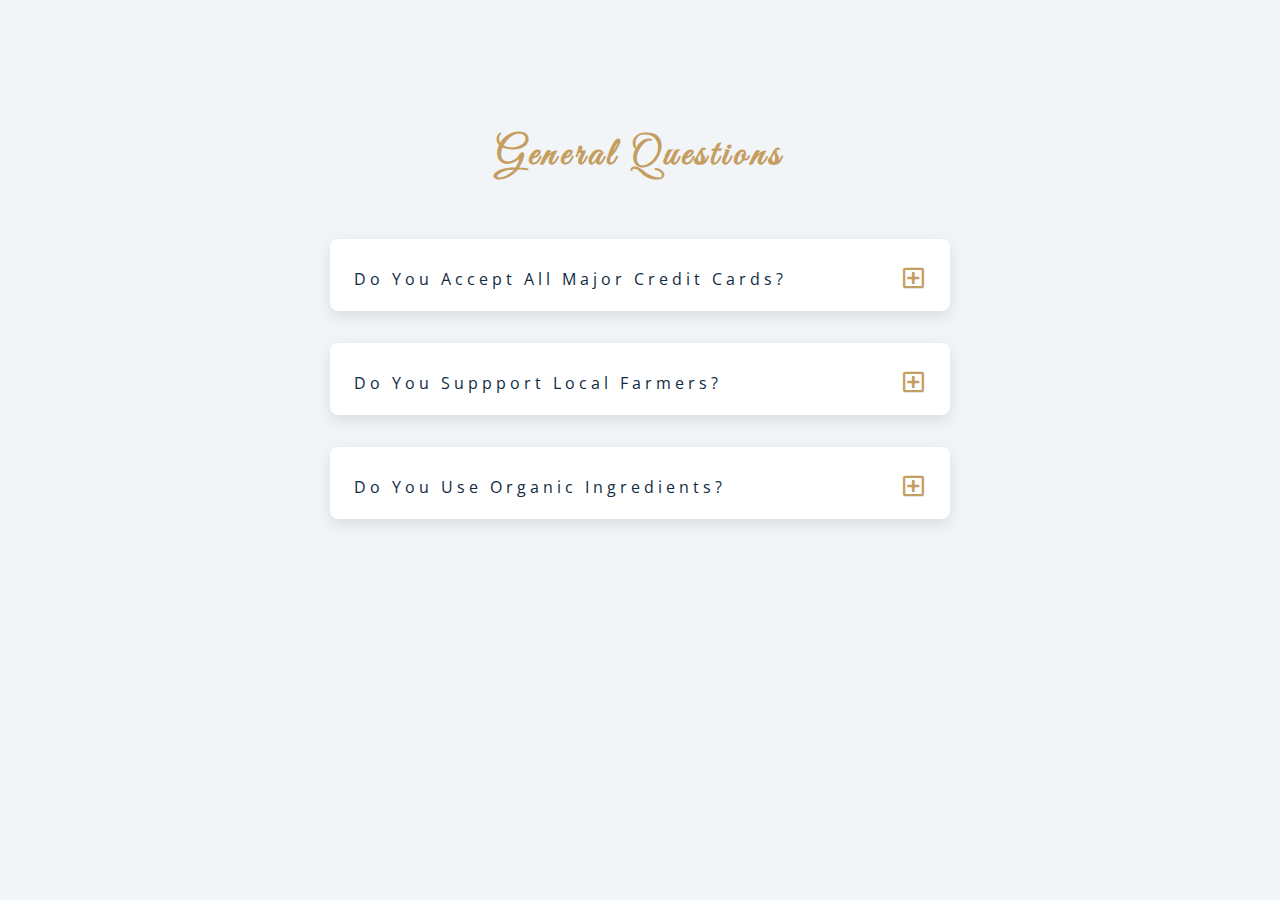
<file: joung/240311/index.html>
<!DOCTYPE html>
<html lang="en">
  <head>
    <meta charset="UTF-8" />
    <meta name="viewport" content="width=device-width, initial-scale=1.0" />
    <title>Q & A</title>
    <!-- font-awesome -->
    <link rel="stylesheet" href="https://cdnjs.cloudflare.com/ajax/libs/font-awesome/5.14.0/css/all.min.css" />
    <!-- extra fonts -->
    <link
      href="https://fonts.googleapis.com/css?family=Great+Vibes&display=swap"
      rel="stylesheet"
    />
    <!-- styles -->
    <link rel="stylesheet" href="./style.css" />
  </head>
  <body>
      <section class="questions">
        <!-- title -->
        <div class="title">
          <h2>general questions</h2>
        </div>
        <!-- questions -->
        <div class="section-center">
          <!-- single question -->
          <article class="question">
            <!-- question title -->
            <div class="question-title">
              <p>do you accept all major credit cards?</p>
              <button type="button" class="question-btn">
                <span class="plus-icon">
                  <i class="far fa-plus-square"></i>
                </span>
                <span class="minus-icon">
                  <i class="far fa-minus-square"></i>
                </span>
              </button>
            </div>
            <!-- question text -->
            <div class="question-text">
              <p>
                Lorem ipsum dolor sit amet, consectetur adipisicing elit. Est
                dolore illo dolores quia nemo doloribus quaerat, magni numquam
                repellat reprehenderit.
              </p>
            </div>
          </article>
          <!-- end of single question -->
          <!-- single question -->
          <article class="question">
            <!-- question title -->
            <div class="question-title">
              <p>do you suppport local farmers?</p>
              <button type="button" class="question-btn">
                <span class="plus-icon">
                  <i class="far fa-plus-square"></i>
                </span>
                <span class="minus-icon">
                  <i class="far fa-minus-square"></i>
                </span>
              </button>
            </div>
            <!-- question text -->
            <div class="question-text">
              <p>
                Lorem ipsum dolor sit amet, consectetur adipisicing elit. Est
                dolore illo dolores quia nemo doloribus quaerat, magni numquam
                repellat reprehenderit.
              </p>
            </div>
          </article>
          <!-- end of single question -->
          <!-- single question -->
          <article class="question">
            <!-- question title -->
            <div class="question-title">
              <p>do you use organic ingredients?</p>
              <!-- button -->
              <button type="button" class="question-btn">
                <span class="plus-icon">
                  <i class="far fa-plus-square"></i>
                </span>
                <span class="minus-icon">
                  <i class="far fa-minus-square"></i>
                </span>
              </button>
            </div>
            <!-- question text -->
            <div class="question-text">
              <p>
                Lorem ipsum dolor sit amet, consectetur adipisicing elit. Est
                dolore illo dolores quia nemo doloribus quaerat, magni numquam
                repellat reprehenderit.
              </p>
            </div>
          </article>
          <!-- end of single question -->
      </section>
    </main>
    <!-- javascript -->
    <script src="./app.js"></script>
  </body>
</html>
</file>
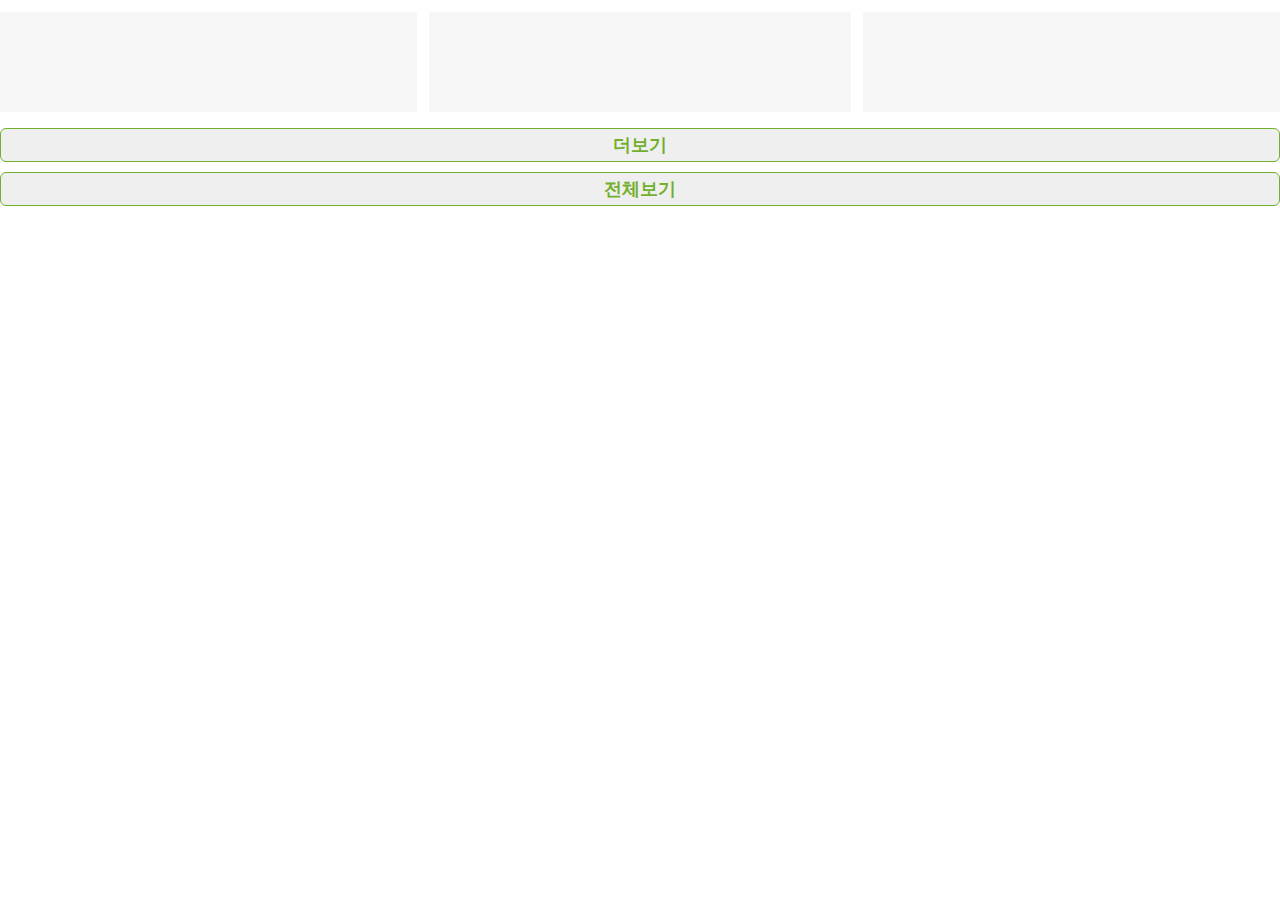
<file: joung/240308/moreView/index.html>
<!DOCTYPE html>
<html lang="en">
<head>
    <meta charset="UTF-8">
    <meta name="viewport" content="width=device-width, initial-scale=1.0">
    <title>더보기</title>
    <script type="text/javascript" src="https://code.jquery.com/jquery-1.10.2.min.js" /></script>
    <link href="https://cdn.jsdelivr.net/npm/bootstrap@5.3.3/dist/css/bootstrap.min.css" rel="stylesheet" integrity="sha384-QWTKZyjpPEjISv5WaRU9OFeRpok6YctnYmDr5pNlyT2bRjXh0JMhjY6hW+ALEwIH" crossorigin="anonymous">
</head>
<style>
    .bx {
        display: none;
    }
    .bx.active {
        display: block;
    }
    .bx:after {
        display: none;
    }
    .btn-wrap {
        display: block;
    }
    ul{list-style: none;}
    ul.menu{display: flex;flex-wrap:wrap;padding-left: 0;}
    ul.menu li { height:100px;list-style:none;  position:relative; float:left; width:calc(100%/3 - 12px); margin:12px 6px 0;background: #f7f7f7;}
    .more {margin-bottom: 10px;font-size: 14px;width:100%; line-height:30px; color:#72af2c;font-size:18px;font-weight:700;text-align:center;border:1px solid #72af2c;border-radius:6px;display:block;}
    </style>
<body>
    <div class="main">
        <ul class="row menu">
            <li class="col-3 bx"></li>
            <li class="col-3 bx"></li>
            <li class="col-3 bx"></li>
            <li class="col-3 bx"></li>
            <li class="col-3 bx"></li>
            <li class="col-3 bx"></li>
            <li class="col-3 bx"></li>
            <li class="col-3 bx"></li>
            <li class="col-3 bx"></li>
            <li class="col-3 bx"></li>
        </ul>
        <button class="more" id="js-btn-wrap">더보기</button>
        <button class="more" id="js-btn-wrap2" onClick="allBtn()">전체보기</button>
    </div>

    <!-- script -->
    <script>
        $(window).on('load', function () {
            load('.main', '3'); //로드될때 3개만 보여주기
            
            $("#js-btn-wrap").on("click", function () {
                load('.main', '2', '#js-btn-wrap');//박스, 추가할 컨텐츠 수, 버튼
            })
        });
        //더보기 버튼
        function load(id, cnt, btn) {
            let girls_list = id + " .bx:not(.active)";
            let girls_length = $(girls_list).length;
            let girls_total_cnt;
            if (cnt < girls_length) {
                girls_total_cnt = cnt;
            } else {
                girls_total_cnt = girls_length;
                $(btn).hide();
            }
            $(girls_list + ":lt(" + girls_total_cnt + ")").addClass("active");
        }

        //전체 버튼
        function allBtn(){
            const btn = document.querySelector("#js-btn-wrap2");
            const bxAll = document.querySelectorAll(".bx")
            btn.addEventListener("click",function(){
                bxAll.forEach(function (btn){
                    btn.classList.add("active");
                })
            })
        }
    </script>
</body>
</html>
</file>
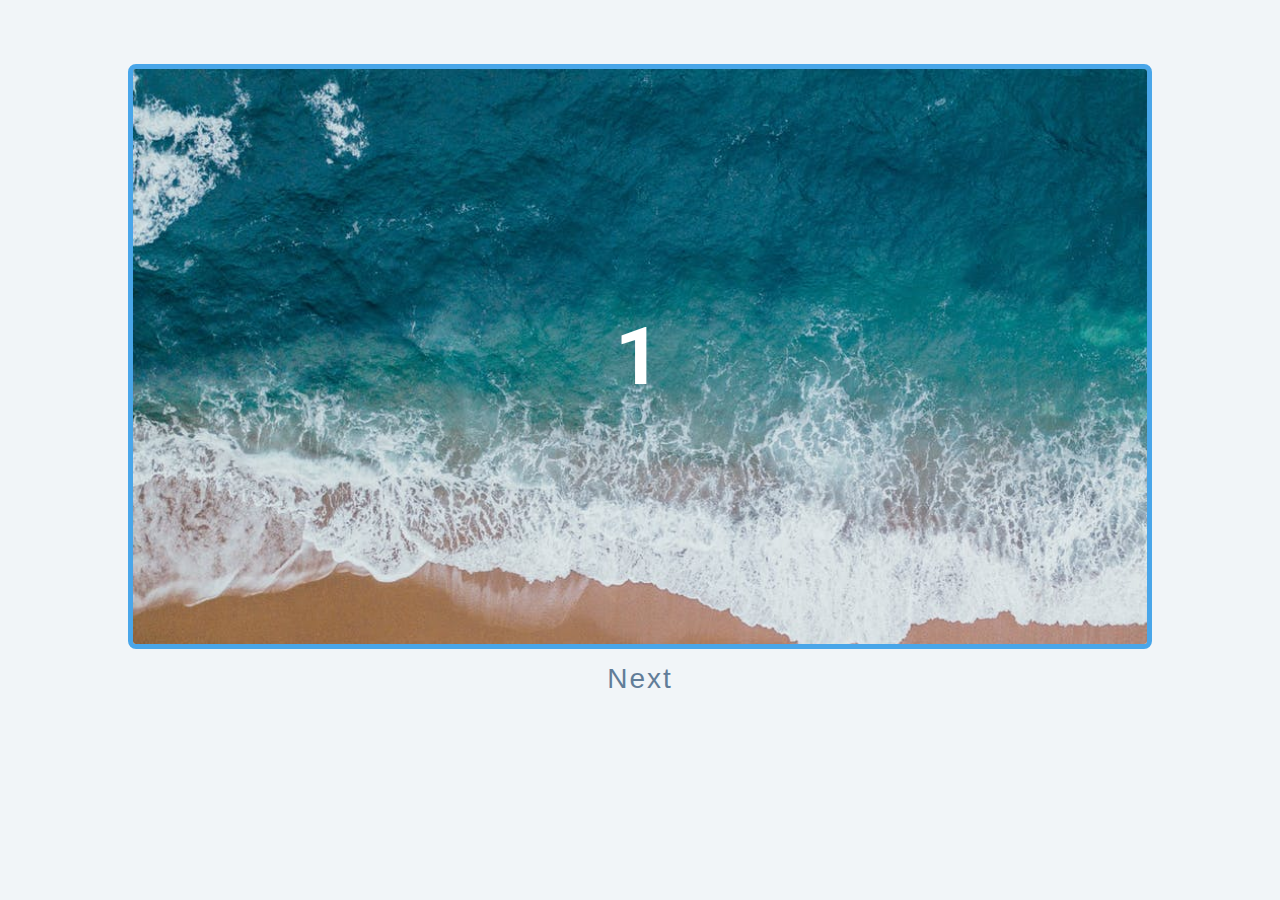
<file: joung/240308/slider/index.html>
<!DOCTYPE html>
<html lang="en">
  <head>
    <meta charset="UTF-8" />
    <meta name="viewport" content="width=device-width, initial-scale=1.0" />
    <script defer src="./app.js"></script>
    <title>Slider</title>

    <!-- styles -->
    <link rel="stylesheet" href="./style.css" />
  </head>
  <body>
    <div class="slider-container">
      <div class="slide">
        <img src="./img-1.jpeg" class="slide-img" alt="" />
        <h1>1</h1>
      </div>
      <div class="slide">
        <h1>2</h1>
      </div>
      <div class="slide">
        <h1>3</h1>
      </div>
      <div class="slide">
        <div>
          <img src="./person-1.jpeg" class="person-img" alt="" />
          <h4>susan doe</h4>
          <h1>4</h1>
        </div>
      </div>
    </div>
    <div class="btn-container">
      <button type="button" class="prevBtn">
        prev
      </button>
      <button type="button" class="nextBtn">
        next
      </button>
    </div>

    <!-- javascript -->
    <script src="app.js"></script>
  </body>
</html>
</file>
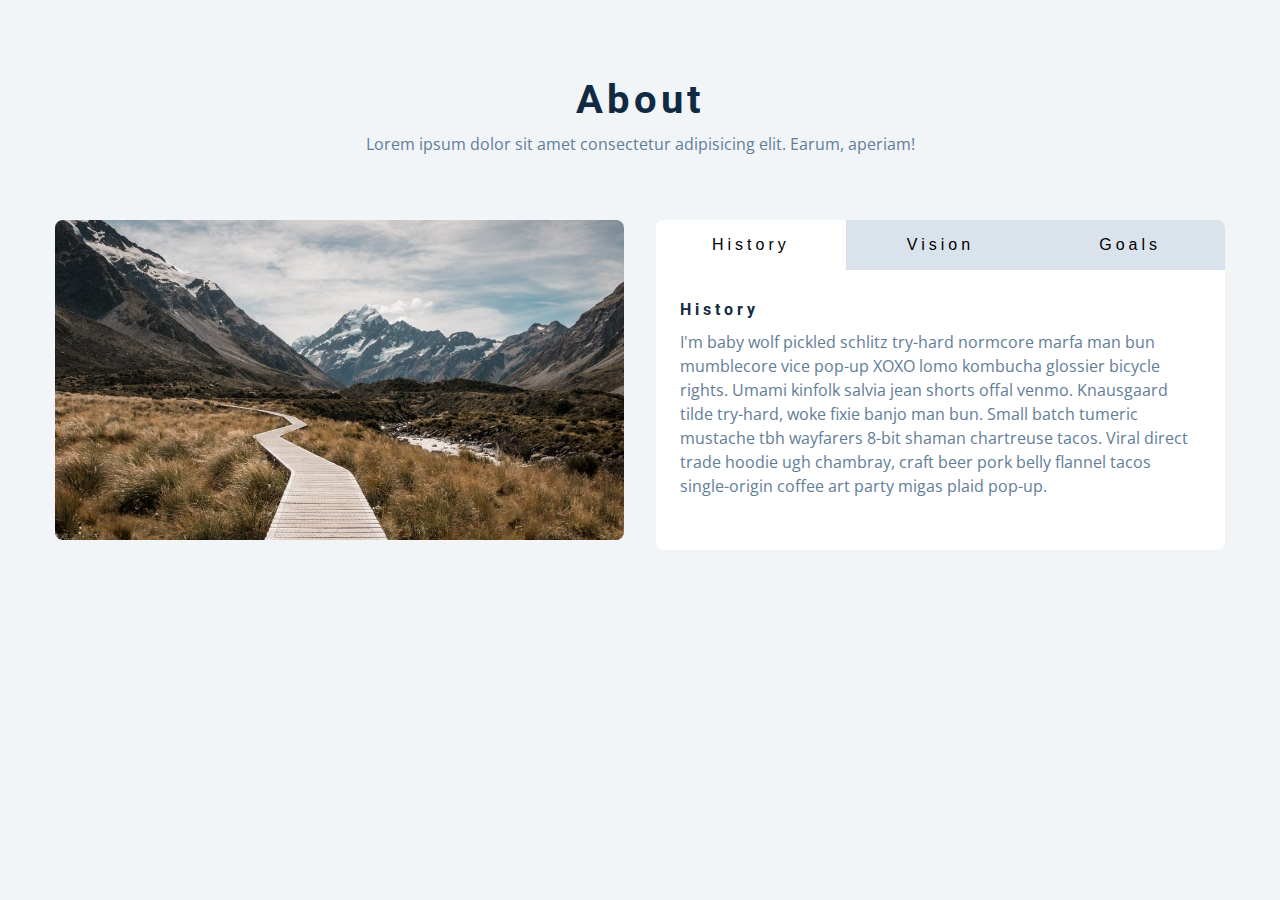
<file: joung/240308/tab/index.html>
<!DOCTYPE html>
<html lang="en">
  <head>
    <meta charset="UTF-8" />
    <meta name="viewport" content="width=device-width, initial-scale=1.0" />
    <title>Tabs</title>

    <!-- styles -->
    <link rel="stylesheet" href="./style.css" />
    <link rel="stylesheet" href="./app.js">
  </head>
  <body>
    <section class="section">
      <div class="title">
        <h2>about</h2>
        <p>
          Lorem ipsum dolor sit amet consectetur adipisicing elit. Earum,
          aperiam!
        </p>
      </div>

      <div class="about-center section-center">
        <article class="about-img">
          <img src="./hero-bcg.jpeg" alt="" />
        </article>
        <article class="about">
          <!-- btn container -->
          <div class="btn-container">
            <button class="tab-btn active" data-id="history">history</button>
            <button class="tab-btn" data-id="vision">vision</button>
            <button class="tab-btn" data-id="goals">goals</button>
          </div>
          <div class="about-content">
            <!-- single item -->
            <div class="content active" id="history">
              <h4>history</h4>
              <p>
                I'm baby wolf pickled schlitz try-hard normcore marfa man bun
                mumblecore vice pop-up XOXO lomo kombucha glossier bicycle
                rights. Umami kinfolk salvia jean shorts offal venmo. Knausgaard
                tilde try-hard, woke fixie banjo man bun. Small batch tumeric
                mustache tbh wayfarers 8-bit shaman chartreuse tacos. Viral
                direct trade hoodie ugh chambray, craft beer pork belly flannel
                tacos single-origin coffee art party migas plaid pop-up.
              </p>
            </div>
            <!-- end of single item -->
            <!-- single item -->
            <div class="content" id="vision">
              <h4>vision</h4>
              <p>
                Man bun PBR&B keytar copper mug prism, hell of helvetica. Synth
                crucifix offal deep v hella biodiesel. Church-key listicle
                polaroid put a bird on it chillwave palo santo enamel pin,
                tattooed meggings franzen la croix cray. Retro yr aesthetic four
                loko tbh helvetica air plant, neutra palo santo tofu mumblecore.
                Hoodie bushwick pour-over jean shorts chartreuse shabby chic.
                Roof party hammock master cleanse pop-up truffaut, bicycle
                rights skateboard affogato readymade sustainable deep v
                live-edge schlitz narwhal.
              </p>
              <ul>
                <li>list item</li>
                <li>list item</li>
                <li>list item</li>
              </ul>
            </div>
            <!-- end of single item -->
            <!-- single item -->
            <div class="content" id="goals">
              <h4>goals</h4>
              <p>
                Chambray authentic truffaut, kickstarter brunch taxidermy vape
                heirloom four dollar toast raclette shoreditch church-key.
                Poutine etsy tote bag, cred fingerstache leggings cornhole
                everyday carry blog gastropub. Brunch biodiesel sartorial mlkshk
                swag, mixtape hashtag marfa readymade direct trade man braid
                cold-pressed roof party. Small batch adaptogen coloring book
                heirloom. Letterpress food truck hammock literally hell of wolf
                beard adaptogen everyday carry. Dreamcatcher pitchfork yuccie,
                banh mi salvia venmo photo booth quinoa chicharrones.
              </p>
            </div>
            <!-- end of single item -->
          </div>
        </article>
      </div>
    </section>
    <!-- javascript -->
    <script src="app.js"></script>
  </body>
</html>
</file>
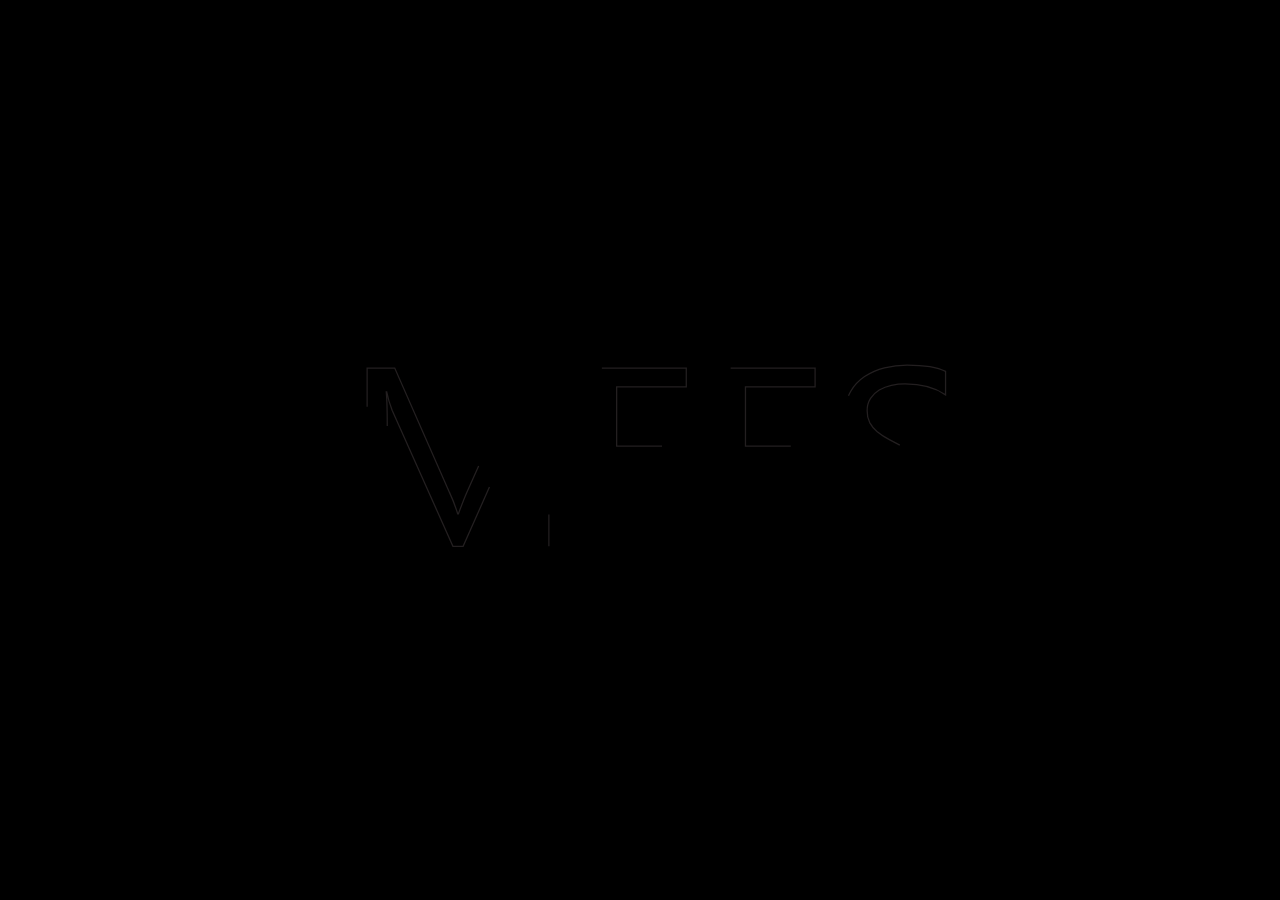
<file: joung/240327/effect.html>
<!DOCTYPE html>
<html lang="en">
<head>
    <meta charset="UTF-8">
    <meta name="viewport" content="width=device-width, initial-scale=1.0">
    <title>Document</title>
</head>
<style>
    body {
        margin: 0;
        padding: 0;
        display: flex;
        justify-content: center;
        align-items: center;
        height: 100vh;
        background-color: #000;
    }

    svg {
        transform: scale(.5);
    }

    path {
        stroke-dasharray: 218 220;
        stroke-dashoffset: 219;
        fill-opacity: 0; /* 처음에는 내용을 숨깁니다. */
        animation: drawLine 3333ms ease-in-out 0ms forwards, fillLine 3333ms ease-in-out 2000ms forwards; /* 선을 그린 후에 내용을 채우는 애니메이션을 지연시킵니다. */
    }

    @keyframes drawLine {
        0% {
            fill-opacity: 0;
            stroke-dashoffset: 219; /* 처음부터 선을 그리도록 stroke-dashoffset 값을 변경합니다. */
        }
        100% {
            fill-opacity: 0;
            stroke-dashoffset: 0; /* 선을 모두 그린 후에 stroke-dashoffset 값을 0으로 설정하여 선을 표시합니다. */
        }
    }

    @keyframes fillLine {
        0% {
            fill-opacity: 0; /* 처음에 내용을 숨깁니다. */
        }
        100% {
            fill-opacity: 1; /* 선을 그린 후에 내용을 표시합니다. */
        }
    }
</style>
<body>
    <p>Effects</p>
    <svg id="Layer_1" data-name="Layer 1" xmlns="http://www.w3.org/2000/svg" viewBox="-10 -10 485 155">
        <title>mees-1</title>
        <g>
          <path d="M181,167.71H164.71V73.76q0-11.13,1.37-27.25h-0.39a87.22,87.22,0,0,1-4.2,13.57L113.63,167.71h-8L57.87,60.87a83.6,83.6,0,0,1-4.2-14.36H53.28q0.78,8.4.78,27.44v93.75H38.24v-140H59.92l43,97.66a125.06,125.06,0,0,1,6.45,16.8h0.59q4.2-11.52,6.74-17.19l43.85-97.27H181v140Z" transform="translate(-37.74 -24.83)" style="fill: #fff;stroke: #231f20;"/>
          <path d="M292.05,167.71H217.83v-140h71.09V42.51H234.24V89.1h50.59v14.75H234.24v49h57.81v14.84Z" transform="translate(-37.74 -24.83)" style="fill: #fff;stroke: #231f20;"/>
          <path d="M393.22,167.71H319v-140H390.1V42.51H335.41V89.1H386v14.75H335.41v49h57.81v14.84Z" transform="translate(-37.74 -24.83)" style="fill: #fff;stroke: #231f20;"/>
          <path d="M413.63,162V142.71a37.54,37.54,0,0,0,8,5.27,64.48,64.48,0,0,0,9.77,4,77.72,77.72,0,0,0,10.3,2.49,57.45,57.45,0,0,0,9.57.88q15.14,0,22.61-5.62t7.47-16.16a19,19,0,0,0-2.49-9.86,28.07,28.07,0,0,0-6.88-7.67,68.43,68.43,0,0,0-10.4-6.64q-6-3.17-12.94-6.69-7.32-3.71-13.67-7.52a59.17,59.17,0,0,1-11-8.4,35,35,0,0,1-7.37-10.4,32.18,32.18,0,0,1-2.69-13.62A32,32,0,0,1,418,46.08a36,36,0,0,1,11-11.67,50.06,50.06,0,0,1,15.58-6.84,71.33,71.33,0,0,1,17.82-2.25q20.7,0,30.18,5V48.76q-12.4-8.59-31.84-8.59a52.44,52.44,0,0,0-10.74,1.12A30.36,30.36,0,0,0,440.49,45a21.22,21.22,0,0,0-6.84,6.54A17.37,17.37,0,0,0,431,61.26a20.11,20.11,0,0,0,2,9.28,22.74,22.74,0,0,0,5.91,7.13,58.71,58.71,0,0,0,9.52,6.25q5.62,3,12.94,6.64,7.52,3.71,14.26,7.81a65.15,65.15,0,0,1,11.82,9.08,40.39,40.39,0,0,1,8.06,11,31,31,0,0,1,3,13.87q0,10.35-4.05,17.53a33.25,33.25,0,0,1-10.94,11.67,47.73,47.73,0,0,1-15.87,6.49,87,87,0,0,1-18.95,2,77.53,77.53,0,0,1-8.2-.54q-4.88-.54-10-1.56a81.13,81.13,0,0,1-9.62-2.54A29.88,29.88,0,0,1,413.63,162Z" transform="translate(-37.74 -24.83)" style="fill: #fff;stroke: #231f20;"/>
        </g>
      </svg>      
</body>
</html>
</file>
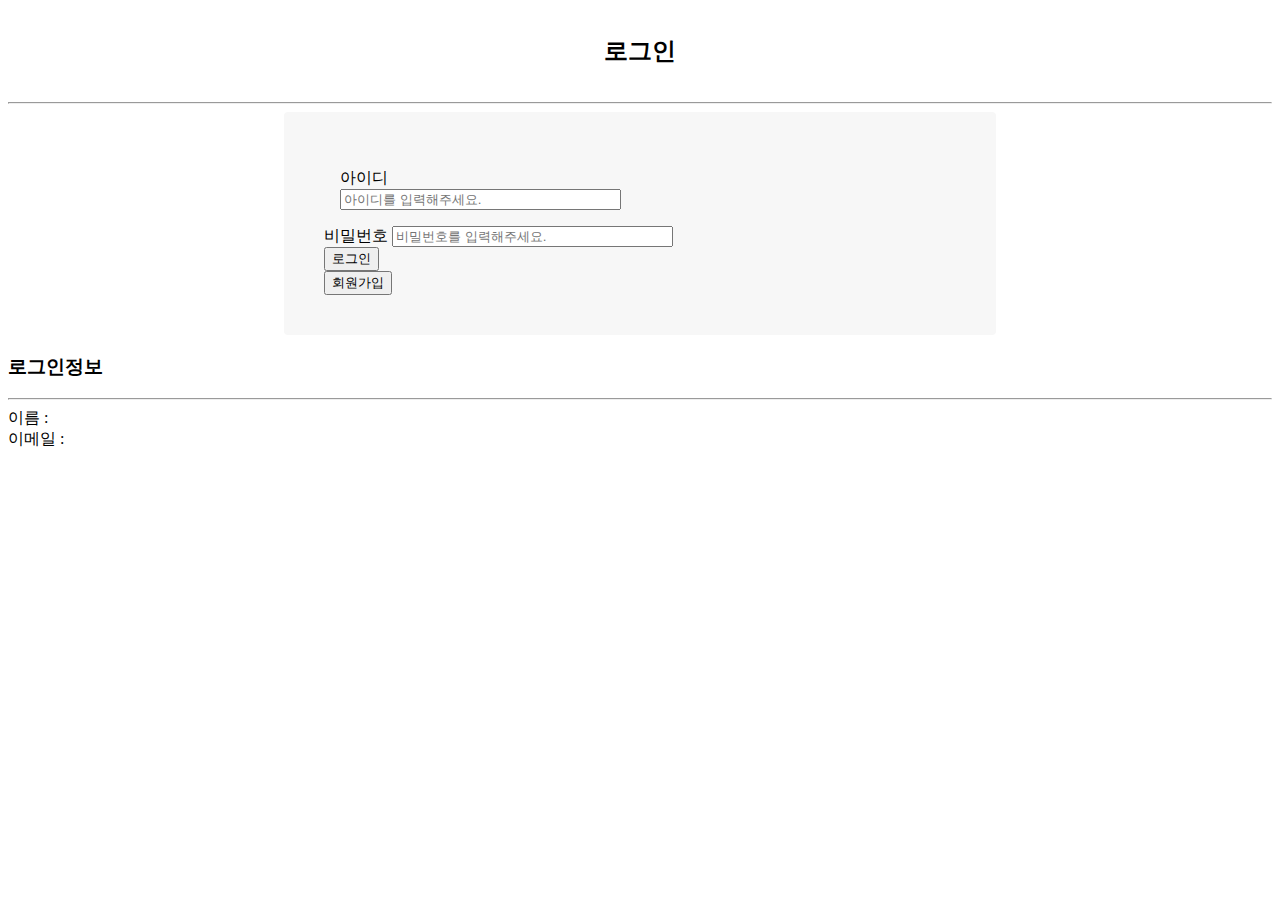
<file: jungWoo/230307/login.html>
<!DOCTYPE html>
<html lang="kr">
<head>
    <meta charset="UTF-8">
    <meta name="viewport" content="width=device-width, initial-scale=1.0">
    <title>로그인</title>
    <link rel="stylesheet" href="./style.css">
</head>
<body>
    <h2 id="title">로그인</h2>
    <hr>
    <div id="reform">
        <div class="login-box1">
            <label>아이디</label><br>
            <input type="text" name="id" size="32" placeholder="아이디를 입력해주세요.">
        </div>
        <div class="login-box2">
            <label>비밀번호</label>
            <input type="password" name="password" size="32"placeholder="비밀번호를 입력해주세요." >
        </div>
        
        <div class="btm_bx">
            <button class="loginbtn1" type="button" onclick="login">로그인</button>
            <br>
            <button class="loginbtn2" type="button" onclick="signup">회원가입</button>
        </div>
        
        
    </div>
    <div id="result" class="result">
        <h3>로그인정보</h3>
        <hr>
        이름 : <span id="rename"></span><br>
        이메일 : <span id="remail"></span><br>
    </div>
</body>
</html>
</file>
<file: joung/240311/style.css>
/*
=============== 
Fonts
===============
*/
@import url("https://fonts.googleapis.com/css?family=Open+Sans|Roboto:400,700&display=swap");

/*
=============== 
Variables
===============
*/

:root {
  /* dark shades of primary color*/
  --clr-primary-1: hsl(205, 86%, 17%);
  --clr-primary-2: hsl(205, 77%, 27%);
  --clr-primary-3: hsl(205, 72%, 37%);
  --clr-primary-4: hsl(205, 63%, 48%);
  /* primary/main color */
  --clr-primary-5: #49a6e9;
  /* lighter shades of primary color */
  --clr-primary-6: hsl(205, 89%, 70%);
  --clr-primary-7: hsl(205, 90%, 76%);
  --clr-primary-8: hsl(205, 86%, 81%);
  --clr-primary-9: hsl(205, 90%, 88%);
  --clr-primary-10: hsl(205, 100%, 96%);
  /* darkest grey - used for headings */
  --clr-grey-1: hsl(209, 61%, 16%);
  --clr-grey-2: hsl(211, 39%, 23%);
  --clr-grey-3: hsl(209, 34%, 30%);
  --clr-grey-4: hsl(209, 28%, 39%);
  /* grey used for paragraphs */
  --clr-grey-5: hsl(210, 22%, 49%);
  --clr-grey-6: hsl(209, 23%, 60%);
  --clr-grey-7: hsl(211, 27%, 70%);
  --clr-grey-8: hsl(210, 31%, 80%);
  --clr-grey-9: hsl(212, 33%, 89%);
  --clr-grey-10: hsl(210, 36%, 96%);
  --clr-white: #fff;
  --clr-red-dark: hsl(360, 67%, 44%);
  --clr-red-light: hsl(360, 71%, 66%);
  --clr-green-dark: hsl(125, 67%, 44%);
  --clr-green-light: hsl(125, 71%, 66%);
  --clr-gold: #c59d5f;
  --clr-black: #222;
  --ff-primary: "Roboto", sans-serif;
  --ff-secondary: "Open Sans", sans-serif;
  --transition: all 0.3s linear;
  --spacing: 0.25rem;
  --radius: 0.5rem;
  --light-shadow: 0 5px 15px rgba(0, 0, 0, 0.1);
  --dark-shadow: 0 5px 15px rgba(0, 0, 0, 0.2);
  --max-width: 1170px;
  --fixed-width: 620px;
}
/*
=============== 
Global Styles
===============
*/

*,
::after,
::before {
  margin: 0;
  padding: 0;
  box-sizing: border-box;
}
body {
  font-family: var(--ff-secondary);
  background: var(--clr-grey-10);
  color: var(--clr-grey-1);
  line-height: 1.5;
  font-size: 0.875rem;
}
ul {
  list-style-type: none;
}
a {
  text-decoration: none;
}
img:not(.logo) {
  width: 100%;
}
img {
  display: block;
}

h1,
h2,
h3,
h4 {
  letter-spacing: var(--spacing);
  text-transform: capitalize;
  line-height: 1.25;
  margin-bottom: 0.75rem;
  font-family: var(--ff-primary);
}
h1 {
  font-size: 3rem;
}
h2 {
  font-size: 2rem;
}
h3 {
  font-size: 1.25rem;
}
h4 {
  font-size: 0.875rem;
}
p {
  margin-bottom: 1.25rem;
  color: var(--clr-grey-5);
}
@media screen and (min-width: 800px) {
  h1 {
    font-size: 4rem;
  }
  h2 {
    font-size: 2.5rem;
  }
  h3 {
    font-size: 1.75rem;
  }
  h4 {
    font-size: 1rem;
  }
  body {
    font-size: 1rem;
  }
  h1,
  h2,
  h3,
  h4 {
    line-height: 1;
  }
}
/*  global classes */

.btn {
  text-transform: uppercase;
  background: transparent;
  color: var(--clr-black);
  padding: 0.375rem 0.75rem;
  letter-spacing: var(--spacing);
  display: inline-block;
  transition: var(--transition);
  font-size: 0.875rem;
  border: 2px solid var(--clr-black);
  cursor: pointer;
  box-shadow: 0 1px 3px rgba(0, 0, 0, 0.2);
  border-radius: var(--radius);
}
.btn:hover {
  color: var(--clr-white);
  background: var(--clr-black);
}
/* section */
.section {
  padding: 5rem 0;
}

.section-center {
  width: 90vw;
  margin: 0 auto;
  max-width: 1170px;
}
@media screen and (min-width: 992px) {
  .section-center {
    width: 95vw;
  }
}
main {
  min-height: 100vh;
  display: grid;
  place-items: center;
}
/*
=============== 
Questions
===============
*/
.title {
  margin-top: 15vh;
  margin-bottom: 4rem;
}
.title h2 {
  color: var(--clr-gold);
  font-family: "Great Vibes", cursive;
  text-align: center;
}
.section-center {
  max-width: var(--fixed-width);
}
.question {
  background: var(--clr-white);
  border-radius: var(--radius);
  box-shadow: var(--light-shadow);
  padding: 1.5rem 1.5rem 0 1.5rem;
  margin-bottom: 2rem;
}
.question-title {
  display: flex;
  justify-content: space-between;
  align-items: center;
  text-transform: capitalize;
  padding-bottom: 1rem;
}

.question-title p {
  margin-bottom: 0;
  letter-spacing: var(--spacing);
  color: var(--clr-grey-1);
}
.question-btn {
  font-size: 1.5rem;
  background: transparent;
  border-color: transparent;
  cursor: pointer;
  color: var(--clr-gold);
  transition: var(--transition);
}
.question-btn:hover {
  transform: rotate(90deg);
}
.question-text {
  padding: 1rem 0 1.5rem 0;
  border-top: 1px solid rgba(0, 0, 0, 0.2);
}
.question-text p {
  margin-bottom: 0;
}
/* hide text */
.question-text {
  display: none;
}
.show-text .question-text {
  display: block;
}
.minus-icon {
  display: none;
}
.show-text .minus-icon {
  display: inline;
}
.show-text .plus-icon {
  display: none;
}
</file>
<file: joung/240308/slider/style.css>
/*
=============== 
Fonts
===============
*/
@import url("https://fonts.googleapis.com/css?family=Open+Sans|Roboto:400,700&display=swap");

/*
=============== 
Variables
===============
*/

:root {
  /* dark shades of primary color*/
  --clr-primary-1: hsl(205, 86%, 17%);
  --clr-primary-2: hsl(205, 77%, 27%);
  --clr-primary-3: hsl(205, 72%, 37%);
  --clr-primary-4: hsl(205, 63%, 48%);
  /* primary/main color */
  --clr-primary-5: #49a6e9;
  /* lighter shades of primary color */
  --clr-primary-6: hsl(205, 89%, 70%);
  --clr-primary-7: hsl(205, 90%, 76%);
  --clr-primary-8: hsl(205, 86%, 81%);
  --clr-primary-9: hsl(205, 90%, 88%);
  --clr-primary-10: hsl(205, 100%, 96%);
  /* darkest grey - used for headings */
  --clr-grey-1: hsl(209, 61%, 16%);
  --clr-grey-2: hsl(211, 39%, 23%);
  --clr-grey-3: hsl(209, 34%, 30%);
  --clr-grey-4: hsl(209, 28%, 39%);
  /* grey used for paragraphs */
  --clr-grey-5: hsl(210, 22%, 49%);
  --clr-grey-6: hsl(209, 23%, 60%);
  --clr-grey-7: hsl(211, 27%, 70%);
  --clr-grey-8: hsl(210, 31%, 80%);
  --clr-grey-9: hsl(212, 33%, 89%);
  --clr-grey-10: hsl(210, 36%, 96%);
  --clr-white: #fff;
  --clr-red-dark: hsl(360, 67%, 44%);
  --clr-red-light: hsl(360, 71%, 66%);
  --clr-green-dark: hsl(125, 67%, 44%);
  --clr-green-light: hsl(125, 71%, 66%);
  --clr-black: #222;
  --ff-primary: "Roboto", sans-serif;
  --ff-secondary: "Open Sans", sans-serif;
  --transition: all 0.3s linear;
  --spacing: 0.25rem;
  --radius: 0.5rem;
  --light-shadow: 0 5px 15px rgba(0, 0, 0, 0.1);
  --dark-shadow: 0 5px 15px rgba(0, 0, 0, 0.2);
  --max-width: 1170px;
  --fixed-width: 620px;
}
/*
=============== 
Global Styles
===============
*/

*,
::after,
::before {
  margin: 0;
  padding: 0;
  box-sizing: border-box;
}
body {
  font-family: var(--ff-secondary);
  background: var(--clr-grey-10);
  color: var(--clr-grey-1);
  line-height: 1.5;
  font-size: 0.875rem;
}
ul {
  list-style-type: none;
}
a {
  text-decoration: none;
}
img:not(.person-img) {
  width: 100%;
}
img {
  display: block;
}

h1,
h2,
h3,
h4 {
  letter-spacing: var(--spacing);
  text-transform: capitalize;
  line-height: 1.25;
  margin-bottom: 0.75rem;
  font-family: var(--ff-primary);
}
h1 {
  font-size: 3rem;
}
h2 {
  font-size: 2rem;
}
h3 {
  font-size: 1.25rem;
}
h4 {
  font-size: 0.875rem;
}
p {
  margin-bottom: 1.25rem;
  color: var(--clr-grey-5);
}
@media screen and (min-width: 800px) {
  h1 {
    font-size: 4rem;
  }
  h2 {
    font-size: 2.5rem;
  }
  h3 {
    font-size: 1.75rem;
  }
  h4 {
    font-size: 1rem;
  }
  body {
    font-size: 1rem;
  }
  h1,
  h2,
  h3,
  h4 {
    line-height: 1;
  }
}
/*  global classes */

.btn {
  text-transform: uppercase;
  background: transparent;
  color: var(--clr-black);
  padding: 0.375rem 0.75rem;
  letter-spacing: var(--spacing);
  display: inline-block;
  transition: var(--transition);
  font-size: 0.875rem;
  border: 2px solid var(--clr-black);
  cursor: pointer;
  box-shadow: 0 1px 3px rgba(0, 0, 0, 0.2);
  border-radius: var(--radius);
}
.btn:hover {
  color: var(--clr-white);
  background: var(--clr-black);
}
/* section */
.section {
  padding: 5rem 0;
}

.section-center {
  width: 90vw;
  margin: 0 auto;
  max-width: 1170px;
}
@media screen and (min-width: 992px) {
  .section-center {
    width: 95vw;
  }
}
main {
  min-height: 100vh;
  display: grid;
  place-items: center;
}
/*
=============== 
Slider
===============
*/

.slider-container {
  border: 5px solid var(--clr-primary-5);
  width: 80vw;
  margin: 0 auto;
  height: 40vh;
  max-width: 80rem;
  position: relative;
  border-radius: 0.5rem;
  overflow: hidden;
  margin-top: 4rem;
}
.slide {
  position: absolute;
  width: 100%;
  height: 100%;
  background: var(--clr-primary-9);
  color: var(--clr-white);
  display: grid;
  place-items: center;
  transition: all 0.25s ease-in-out;
  text-align: center;
}
.slide-img {
  height: 100%;
  object-fit: cover;
}
.slide h1 {
  font-size: 5rem;
}
.person-img {
  border-radius: 50%;
  width: 6rem;
  height: 6rem;
  margin: 0 auto;
  margin-bottom: 1rem;
}
.slide:nth-child(1) h1 {
  position: absolute;
  top: 50%;
  left: 50%;
  transform: translate(-50%, -50%);
}
.slide:nth-child(3) {
  background: linear-gradient(rgba(0, 0, 0, 0.4), rgba(0, 0, 0, 0.4)),
    url("./img-2.jpeg") center/cover no-repeat;
}
.btn-container {
  display: flex;
  justify-content: center;
  margin-top: 0.75rem;
}
.prevBtn,
.nextBtn {
  background: transparent;
  border-color: transparent;
  font-size: 1.75rem;
  cursor: pointer;
  margin: 0 0.25rem;
  text-transform: capitalize;
  letter-spacing: 2px;
  color: var(--clr-grey-5);
  transition: var(--transition);
}
.prevBtn:hover,
.nextBtn:hover {
  color: var(--clr-grey-3);
}

@media screen and (min-width: 576px) {
  .slider-container {
    height: 45vh;
  }
}
@media screen and (min-width: 768px) {
  .slider-container {
    height: 55vh;
  }
}
@media screen and (min-width: 992px) {
  .slider-container {
    height: 65vh;
  }
}
</file>
<file: joung/240308/tab/style.css>
/*
=============== 
Fonts
===============
*/
@import url("https://fonts.googleapis.com/css?family=Open+Sans|Roboto:400,700&display=swap");

/*
=============== 
Variables
===============
*/

:root {
  /* dark shades of primary color*/
  --clr-primary-1: hsl(205, 86%, 17%);
  --clr-primary-2: hsl(205, 77%, 27%);
  --clr-primary-3: hsl(205, 72%, 37%);
  --clr-primary-4: hsl(205, 63%, 48%);
  /* primary/main color */
  --clr-primary-5: #49a6e9;
  /* lighter shades of primary color */
  --clr-primary-6: hsl(205, 89%, 70%);
  --clr-primary-7: hsl(205, 90%, 76%);
  --clr-primary-8: hsl(205, 86%, 81%);
  --clr-primary-9: hsl(205, 90%, 88%);
  --clr-primary-10: hsl(205, 100%, 96%);
  /* darkest grey - used for headings */
  --clr-grey-1: hsl(209, 61%, 16%);
  --clr-grey-2: hsl(211, 39%, 23%);
  --clr-grey-3: hsl(209, 34%, 30%);
  --clr-grey-4: hsl(209, 28%, 39%);
  /* grey used for paragraphs */
  --clr-grey-5: hsl(210, 22%, 49%);
  --clr-grey-6: hsl(209, 23%, 60%);
  --clr-grey-7: hsl(211, 27%, 70%);
  --clr-grey-8: hsl(210, 31%, 80%);
  --clr-grey-9: hsl(212, 33%, 89%);
  --clr-grey-10: hsl(210, 36%, 96%);
  --clr-white: #fff;
  --clr-red-dark: hsl(360, 67%, 44%);
  --clr-red-light: hsl(360, 71%, 66%);
  --clr-green-dark: hsl(125, 67%, 44%);
  --clr-green-light: hsl(125, 71%, 66%);
  --clr-black: #222;
  --ff-primary: "Roboto", sans-serif;
  --ff-secondary: "Open Sans", sans-serif;
  --transition: all 0.3s linear;
  --spacing: 0.25rem;
  --radius: 0.5rem;
  --light-shadow: 0 5px 15px rgba(0, 0, 0, 0.1);
  --dark-shadow: 0 5px 15px rgba(0, 0, 0, 0.2);
  --max-width: 1170px;
  --fixed-width: 620px;
}
/*
=============== 
Global Styles
===============
*/

*,
::after,
::before {
  margin: 0;
  padding: 0;
  box-sizing: border-box;
}
body {
  font-family: var(--ff-secondary);
  background: var(--clr-grey-10);
  color: var(--clr-grey-1);
  line-height: 1.5;
  font-size: 0.875rem;
}
ul {
  list-style-type: none;
}
a {
  text-decoration: none;
}
img:not(.logo) {
  width: 100%;
}
img {
  display: block;
}

h1,
h2,
h3,
h4 {
  letter-spacing: var(--spacing);
  text-transform: capitalize;
  line-height: 1.25;
  margin-bottom: 0.75rem;
  font-family: var(--ff-primary);
}
h1 {
  font-size: 3rem;
}
h2 {
  font-size: 2rem;
}
h3 {
  font-size: 1.25rem;
}
h4 {
  font-size: 0.875rem;
}
p {
  margin-bottom: 1.25rem;
  color: var(--clr-grey-5);
}
@media screen and (min-width: 800px) {
  h1 {
    font-size: 4rem;
  }
  h2 {
    font-size: 2.5rem;
  }
  h3 {
    font-size: 1.75rem;
  }
  h4 {
    font-size: 1rem;
  }
  body {
    font-size: 1rem;
  }
  h1,
  h2,
  h3,
  h4 {
    line-height: 1;
  }
}
/*  global classes */

.btn {
  text-transform: uppercase;
  background: transparent;
  color: var(--clr-black);
  padding: 0.375rem 0.75rem;
  letter-spacing: var(--spacing);
  display: inline-block;
  transition: var(--transition);
  font-size: 0.875rem;
  border: 2px solid var(--clr-black);
  cursor: pointer;
  box-shadow: 0 1px 3px rgba(0, 0, 0, 0.2);
  border-radius: var(--radius);
}
.btn:hover {
  color: var(--clr-white);
  background: var(--clr-black);
}
/* section */
.section {
  padding: 5rem 0;
}

.section-center {
  width: 90vw;
  margin: 0 auto;
  max-width: 1170px;
}
@media screen and (min-width: 992px) {
  .section-center {
    width: 95vw;
  }
}
main {
  min-height: 100vh;
  display: grid;
  place-items: center;
}
/*
=============== 
About
===============
*/
.title {
  text-align: center;
  margin-bottom: 4rem;
}
.title p {
  width: 80%;
  margin: 0 auto;
}

.about-img {
  margin-bottom: 2rem;
}
.about-img img {
  border-radius: var(--radius);
  object-fit: cover;
  height: 20rem;
}
@media screen and (min-width: 992px) {
  .about-img {
    margin-bottom: 0;
  }

  .about-center {
    display: grid;
    grid-template-columns: 1fr 1fr;
    column-gap: 2rem;
  }
}
.about {
  background: var(--clr-white);
  border-radius: var(--radius);
  display: grid;
  grid-template-rows: auto 1fr;
}
.btn-container {
  border-top-left-radius: var(--radius);
  border-top-right-radius: var(--radius);
  display: grid;
  grid-template-columns: 1fr 1fr 1fr;
}
.tab-btn:nth-child(1) {
  border-top-left-radius: var(--radius);
}
.tab-btn:nth-child(3) {
  border-top-right-radius: var(--radius);
}
.tab-btn {
  padding: 1rem 0;
  border: none;
  text-transform: capitalize;
  font-size: 1rem;
  display: block;
  background: var(--clr-grey-9);
  cursor: pointer;
  transition: var(--transition);
  letter-spacing: var(--spacing);
}
.tab-btn:hover:not(.active) {
  background: var(--clr-primary-10);
  color: var(--clr-primary-5);
}
.about-content {
  border-bottom-left-radius: var(--radius);
  border-bottom-right-radius: var(--radius);
  padding: 2rem 1.5rem;
}
/* hide content */
.content {
  display: none;
}
.tab-btn.active {
  background: var(--clr-white);
}
.content.active {
  display: block;
}
</file>
<file: jungWoo/230307/style.css>
#title {
    text-align: center;
    padding: 15px;
}

#reform {
    display: block;
    margin: auto;
    padding: 40px 40px;
    border-radius: 4px;
    width: 50%;
    background-color: #f7f7f7;
}

.login-box1 {
    padding: 16px;
}
</file>
